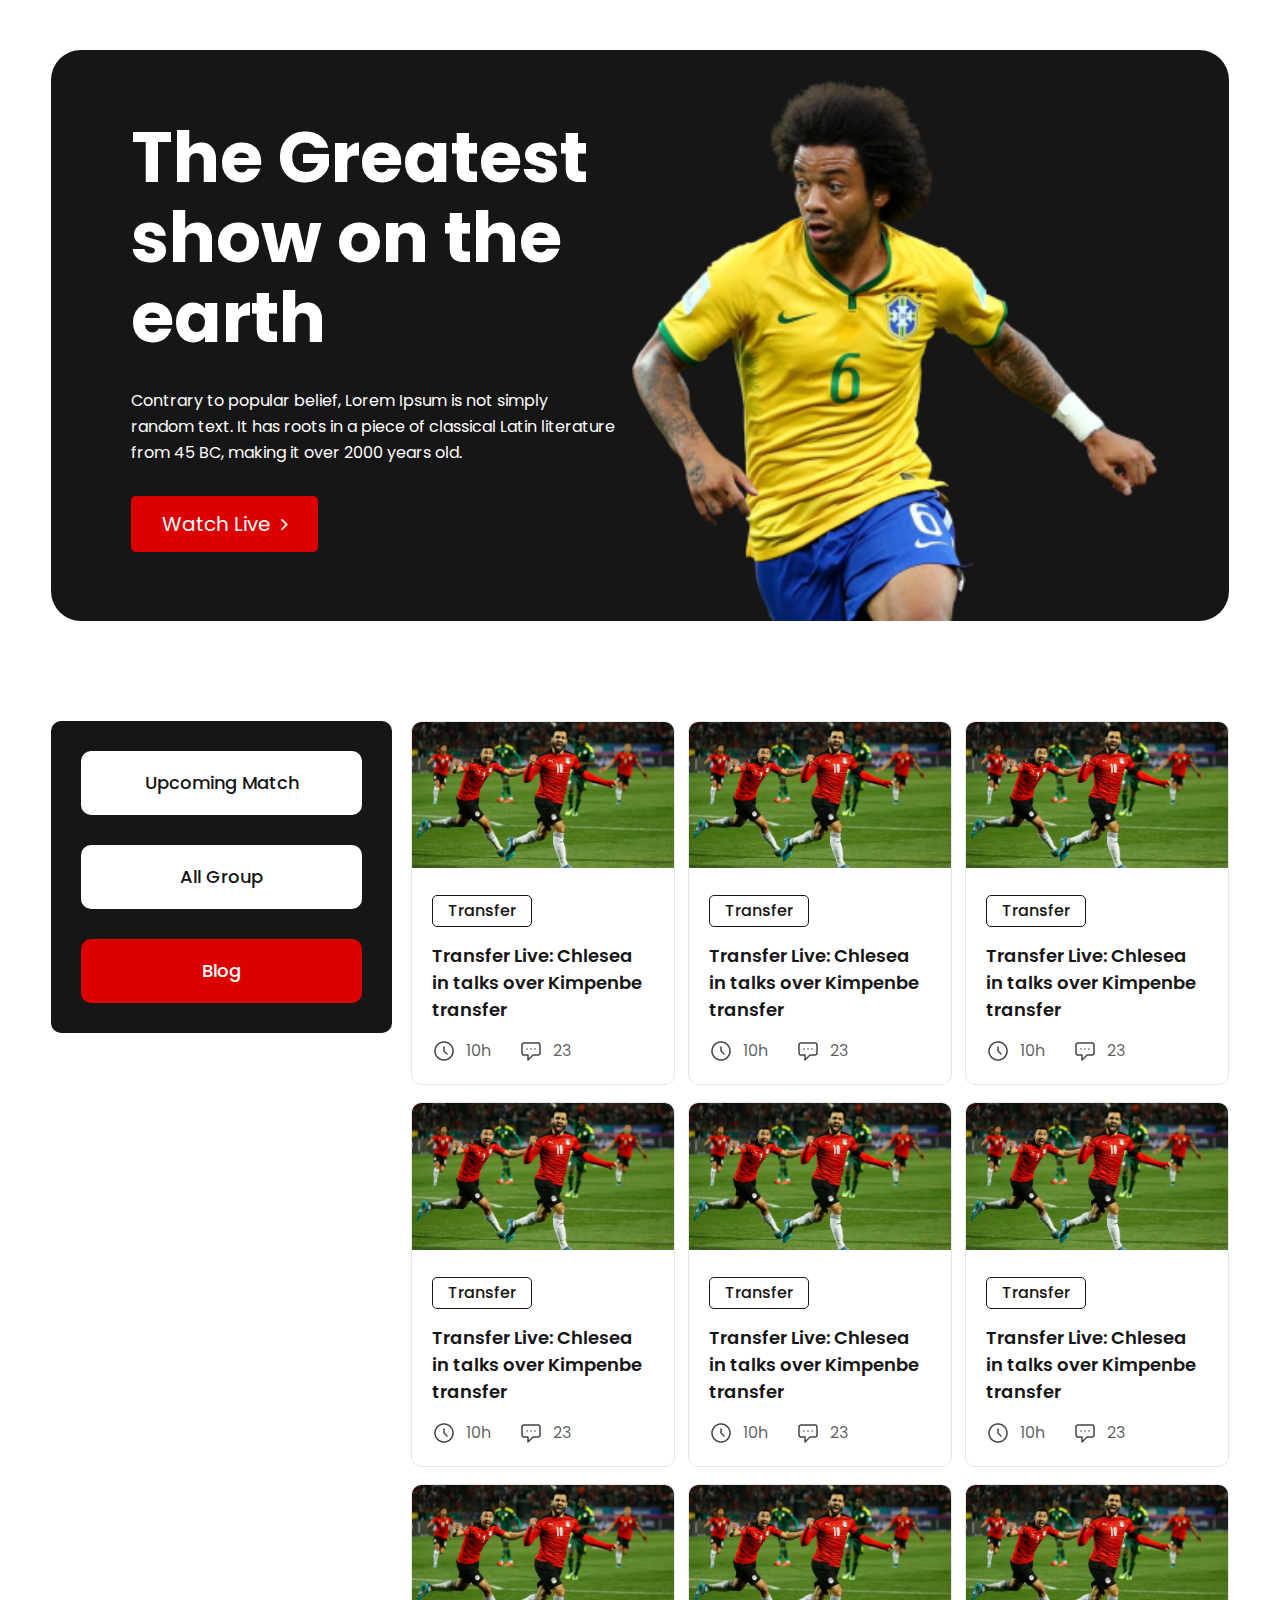
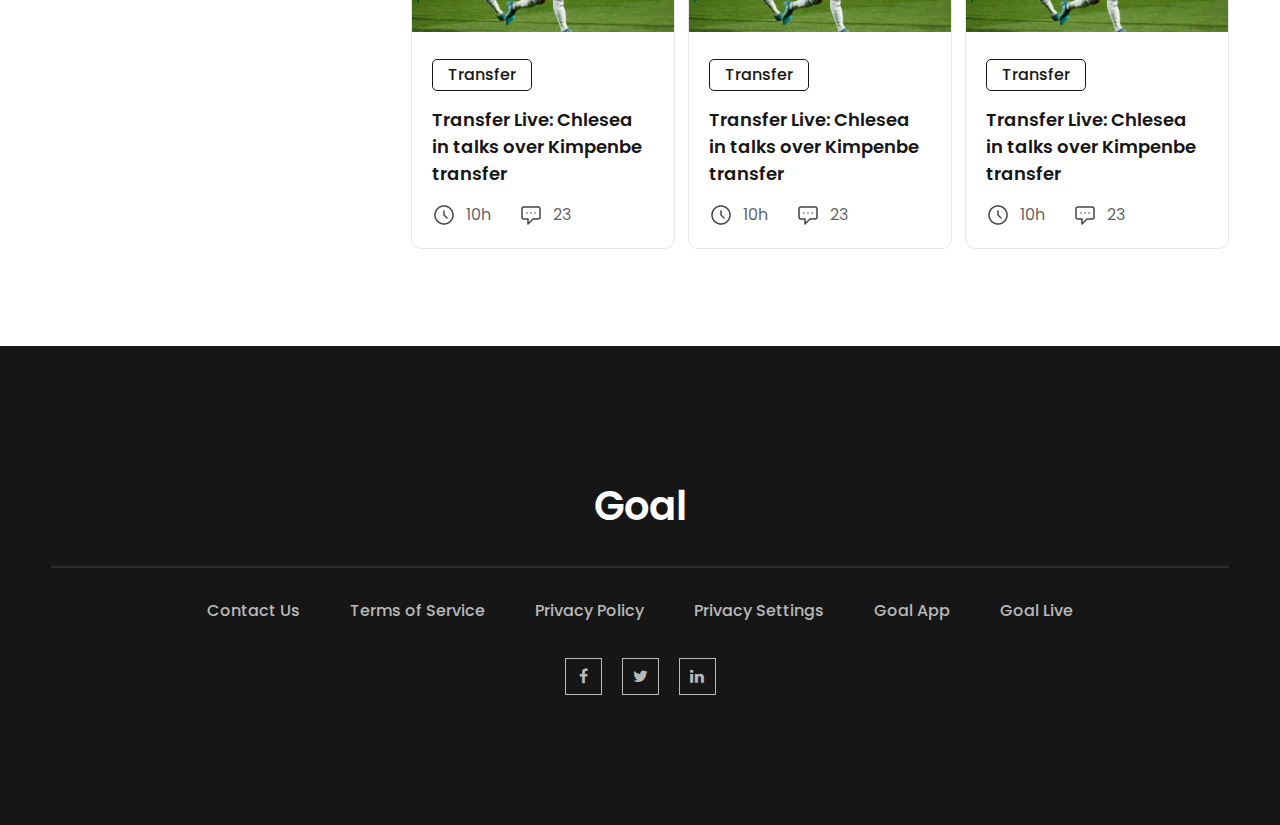
<file: index.html>
<!DOCTYPE html>
<html lang="en">

<head>
    <meta charset="UTF-8">
    <meta http-equiv="X-UA-Compatible" content="IE=edge">
    <meta name="viewport" content="width=device-width, initial-scale=1.0">
    <title>World Cup - 2022</title>
    <!-- font awesome and Google fonts -->
    <link href="https://fonts.googleapis.com/css2?family=Poppins:wght@300;400;500;600;700;800;900&display=swap"
        rel="stylesheet">
    <link rel="stylesheet" href="assets/css/font-awesome.min.css">
    <!-- Style Sheet  -->
    <link rel="stylesheet" href="assets/css/style.css">
    <link rel="stylesheet" href="assets/css/responsive.css">
</head>

<body>

    <!-- Hero Section area  -->
    <div class="hero_section">
        <div class="container">
            <div class="hero_content">
                <div class="hero_left_content">
                    <h1>The Greatest show on the earth</h1>
                    <p>Contrary to popular belief, Lorem Ipsum is not simply <br>
                        random text. It has roots in a piece of classical Latin literature from 45 BC, making it over
                        2000 years old.</p>
                    <a href="#">Watch Live <i class="fa fa-angle-right"></i></a>
                </div>

                <div class="hero_right_img">
                    <img src="assets/images/banner_img.png" alt="Image">
                </div>
            </div>
        </div>
    </div>
    <!-- End Hero section area  -->

    <!-- Blog area design  -->
    <div class="blog_area_design">
        <div class="container">
            <div class="blog_section">
                <div class="blog_menu">
                    <ul>
                        <li><a href="match.html">Upcoming Match</a></li>
                        <li><a href="#">All Group</a></li>
                        <li><a class="active_blog" href="index.html">Blog</a></li>
                    </ul>
                </div>

                <div class="blog_items_area">
                    <!-- single   -->
                    <div class="single_blog">
                        <div class="img">
                            <img src="assets/images/blog.png" alt="blog_img">
                        </div>
                        <div class="middle">
                            <button>Transfer</button>
                            <a href="#">
                                <p>Transfer Live: Chlesea in talks over Kimpenbe transfer</p>
                            </a>

                            <div class="timing">
                                <div class="single_timing">
                                    <img src="assets/images/time.png" alt="">
                                    <span>10h</span>
                                </div>
                                <div class="single_timing">
                                    <img src="assets/images/chat.png" alt="">
                                    <span>23</span>
                                </div>
                            </div>
                        </div>
                    </div>
                    <!-- single   -->
                    <div class="single_blog">
                        <div class="img">
                            <img src="assets/images/blog.png" alt="blog_img">
                        </div>
                        <div class="middle">
                            <button>Transfer</button>
                            <a href="#">
                                <p>Transfer Live: Chlesea in talks over Kimpenbe transfer</p>
                            </a>

                            <div class="timing">
                                <div class="single_timing">
                                    <img src="assets/images/time.png" alt="">
                                    <span>10h</span>
                                </div>
                                <div class="single_timing">
                                    <img src="assets/images/chat.png" alt="">
                                    <span>23</span>
                                </div>
                            </div>
                        </div>
                    </div>
                    <!-- single   -->
                    <div class="single_blog">
                        <div class="img">
                            <img src="assets/images/blog.png" alt="blog_img">
                        </div>
                        <div class="middle">
                            <button>Transfer</button>
                            <a href="#">
                                <p>Transfer Live: Chlesea in talks over Kimpenbe transfer</p>
                            </a>

                            <div class="timing">
                                <div class="single_timing">
                                    <img src="assets/images/time.png" alt="">
                                    <span>10h</span>
                                </div>
                                <div class="single_timing">
                                    <img src="assets/images/chat.png" alt="">
                                    <span>23</span>
                                </div>
                            </div>
                        </div>
                    </div>
                    <!-- single   -->
                    <div class="single_blog">
                        <div class="img">
                            <img src="assets/images/blog.png" alt="blog_img">
                        </div>
                        <div class="middle">
                            <button>Transfer</button>
                            <a href="#">
                                <p>Transfer Live: Chlesea in talks over Kimpenbe transfer</p>
                            </a>

                            <div class="timing">
                                <div class="single_timing">
                                    <img src="assets/images/time.png" alt="">
                                    <span>10h</span>
                                </div>
                                <div class="single_timing">
                                    <img src="assets/images/chat.png" alt="">
                                    <span>23</span>
                                </div>
                            </div>
                        </div>
                    </div>
                    <!-- single   -->
                    <div class="single_blog">
                        <div class="img">
                            <img src="assets/images/blog.png" alt="blog_img">
                        </div>
                        <div class="middle">
                            <button>Transfer</button>
                            <a href="#">
                                <p>Transfer Live: Chlesea in talks over Kimpenbe transfer</p>
                            </a>

                            <div class="timing">
                                <div class="single_timing">
                                    <img src="assets/images/time.png" alt="">
                                    <span>10h</span>
                                </div>
                                <div class="single_timing">
                                    <img src="assets/images/chat.png" alt="">
                                    <span>23</span>
                                </div>
                            </div>
                        </div>
                    </div>
                    <!-- single   -->
                    <div class="single_blog">
                        <div class="img">
                            <img src="assets/images/blog.png" alt="blog_img">
                        </div>
                        <div class="middle">
                            <button>Transfer</button>
                            <a href="#">
                                <p>Transfer Live: Chlesea in talks over Kimpenbe transfer</p>
                            </a>

                            <div class="timing">
                                <div class="single_timing">
                                    <img src="assets/images/time.png" alt="">
                                    <span>10h</span>
                                </div>
                                <div class="single_timing">
                                    <img src="assets/images/chat.png" alt="">
                                    <span>23</span>
                                </div>
                            </div>
                        </div>
                    </div>
                    <!-- single   -->
                    <div class="single_blog">
                        <div class="img">
                            <img src="assets/images/blog.png" alt="blog_img">
                        </div>
                        <div class="middle">
                            <button>Transfer</button>
                            <a href="#">
                                <p>Transfer Live: Chlesea in talks over Kimpenbe transfer</p>
                            </a>

                            <div class="timing">
                                <div class="single_timing">
                                    <img src="assets/images/time.png" alt="">
                                    <span>10h</span>
                                </div>
                                <div class="single_timing">
                                    <img src="assets/images/chat.png" alt="">
                                    <span>23</span>
                                </div>
                            </div>
                        </div>
                    </div>
                    <!-- single   -->
                    <div class="single_blog">
                        <div class="img">
                            <img src="assets/images/blog.png" alt="blog_img">
                        </div>
                        <div class="middle">
                            <button>Transfer</button>
                            <a href="#">
                                <p>Transfer Live: Chlesea in talks over Kimpenbe transfer</p>
                            </a>

                            <div class="timing">
                                <div class="single_timing">
                                    <img src="assets/images/time.png" alt="">
                                    <span>10h</span>
                                </div>
                                <div class="single_timing">
                                    <img src="assets/images/chat.png" alt="">
                                    <span>23</span>
                                </div>
                            </div>
                        </div>
                    </div>
                    <!-- single   -->
                    <div class="single_blog">
                        <div class="img">
                            <img src="assets/images/blog.png" alt="blog_img">
                        </div>
                        <div class="middle">
                            <button>Transfer</button>
                            <a href="#">
                                <p>Transfer Live: Chlesea in talks over Kimpenbe transfer</p>
                            </a>

                            <div class="timing">
                                <div class="single_timing">
                                    <img src="assets/images/time.png" alt="">
                                    <span>10h</span>
                                </div>
                                <div class="single_timing">
                                    <img src="assets/images/chat.png" alt="">
                                    <span>23</span>
                                </div>
                            </div>
                        </div>
                    </div>

                </div>

                <div class="view_btn">
                    <a href="#">View All</a>
                </div>
            </div>
        </div>
    </div>
    <!-- End Blog area design  -->

    <!-- footer area design  -->
    <div class="footer_area_design">
        <div class="container">
            <div class="footer_content">
                <h2>Goal</h2>
                <div class="border"></div>
                <div class="footer_menu">
                    <ul>
                        <li><a href="#">Contact Us</a></li>
                        <li><a href="#">Terms of Service</a></li>
                        <li><a href="#">Privacy Policy</a></li>
                        <li><a href="#">Privacy Settings</a></li>
                        <li><a href="#">Goal App</a></li>
                        <li><a href="#">Goal Live</a></li>                                                               
                    </ul>
                </div>

                <div class="social">
                    <ul>
                        <li><a href="https://www.facebook.com/" target="_blank"><i class="fa fa-facebook"></i></a></li>
                        <li><a href="https://twitter.com/?lang=en" target="_blank"><i class="fa fa-twitter"></i></a></li>
                        <li><a href="https://www.linkedin.com/" target="_blank"><i class="fa fa-linkedin"></i></a></li>
                    </ul>
                </div>
            </div>
        </div>
    </div>
    <!-- End Footer area design  -->

</body>

</html>
</file>
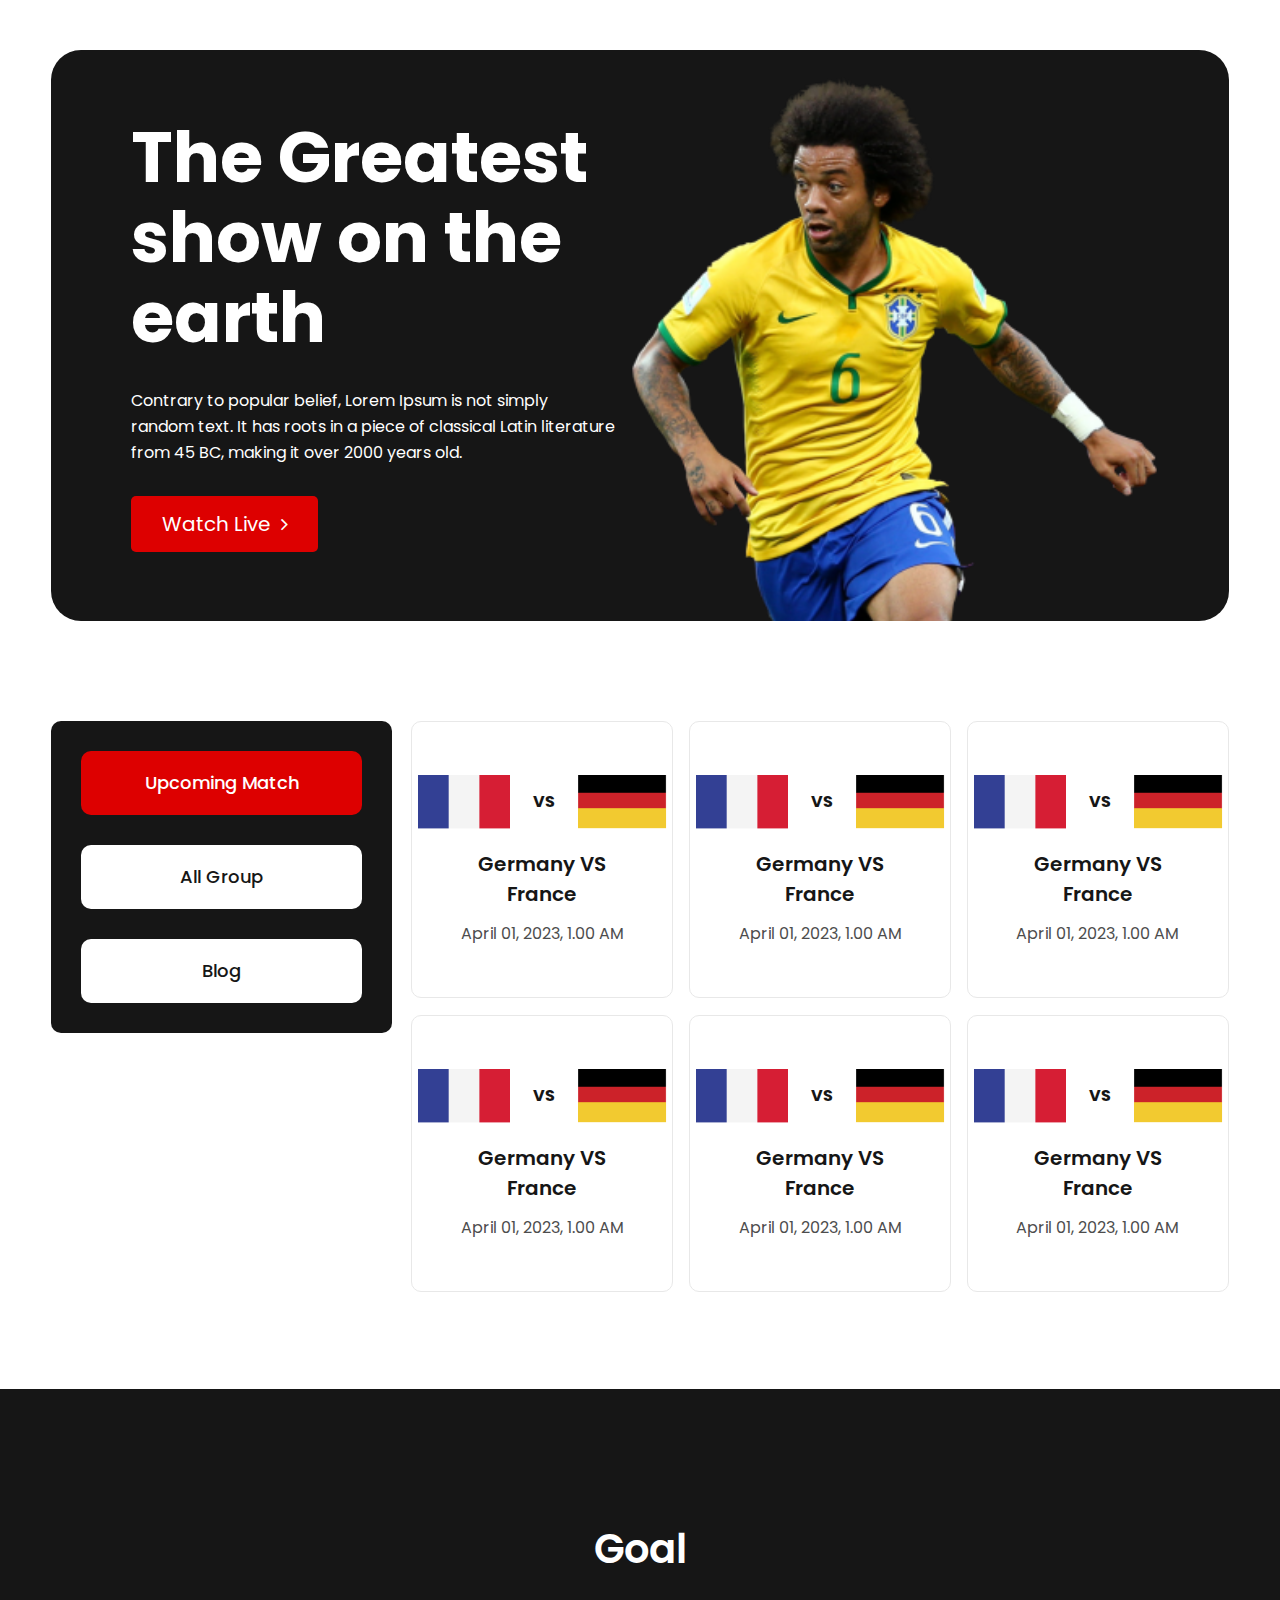
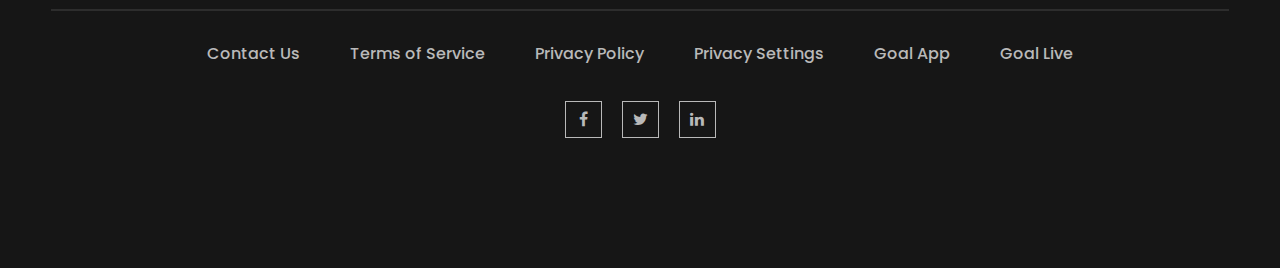
<file: match.html>
<!DOCTYPE html>
<html lang="en">

<head>
    <meta charset="UTF-8">
    <meta http-equiv="X-UA-Compatible" content="IE=edge">
    <meta name="viewport" content="width=device-width, initial-scale=1.0">
    <title>World Cup - 2022</title>
    <!-- font awesome and Google fonts -->
    <link href="https://fonts.googleapis.com/css2?family=Poppins:wght@300;400;500;600;700;800;900&display=swap"
        rel="stylesheet">
    <link rel="stylesheet" href="assets/css/font-awesome.min.css">
    <!-- Style Sheet  -->
    <link rel="stylesheet" href="assets/css/style.css">
    <link rel="stylesheet" href="assets/css/responsive.css">
</head>

<body>

    <!-- Hero Section area  -->
    <div class="hero_section">
        <div class="container">
            <div class="hero_content">
                <div class="hero_left_content">
                    <h1>The Greatest show on the earth</h1>
                    <p>Contrary to popular belief, Lorem Ipsum is not simply <br>
                        random text. It has roots in a piece of classical Latin literature from 45 BC, making it over
                        2000 years old.</p>
                    <a href="#">Watch Live <i class="fa fa-angle-right"></i></a>
                </div>

                <div class="hero_right_img">
                    <img src="assets/images/banner_img.png" alt="Image">
                </div>
            </div>
        </div>
    </div>
    <!-- End Hero section area  -->

    <!-- Blog area design  -->
    <div class="blog_area_design">
        <div class="container">
            <div class="blog_section">
                <div class="blog_menu">
                    <ul>
                        <li><a class="active_blog" href="match.html">Upcoming Match</a></li>
                        <li><a href="#">All Group</a></li>
                        <li><a href="index.html">Blog</a></li>
                    </ul>
                </div>

                <div class="blog_items_area">
                    <!-- single   -->
                    <div class="single_blog single_2">
                        <div class="teams">
                            <img src="assets/images/flag.png" alt="">
                            <span>VS</span>
                            <img src="assets/images/germany.png" alt="">
                        </div>
                        <h3>Germany VS France </h3>
                        <p>April 01, 2023, 1.00 AM</p>
                    </div>
                    <!-- single   -->
                    <div class="single_blog single_2">
                        <div class="teams">
                            <img src="assets/images/flag.png" alt="">
                            <span>VS</span>
                            <img src="assets/images/germany.png" alt="">
                        </div>
                        <h3>Germany VS France </h3>
                        <p>April 01, 2023, 1.00 AM</p>
                    </div>
                    <!-- single   -->
                    <div class="single_blog single_2">
                        <div class="teams">
                            <img src="assets/images/flag.png" alt="">
                            <span>VS</span>
                            <img src="assets/images/germany.png" alt="">
                        </div>
                        <h3>Germany VS France </h3>
                        <p>April 01, 2023, 1.00 AM</p>
                    </div>
                    <!-- single   -->
                    <div class="single_blog single_2">
                        <div class="teams">
                            <img src="assets/images/flag.png" alt="">
                            <span>VS</span>
                            <img src="assets/images/germany.png" alt="">
                        </div>
                        <h3>Germany VS France </h3>
                        <p>April 01, 2023, 1.00 AM</p>
                    </div>
                    <!-- single   -->
                    <div class="single_blog single_2">
                        <div class="teams">
                            <img src="assets/images/flag.png" alt="">
                            <span>VS</span>
                            <img src="assets/images/germany.png" alt="">
                        </div>
                        <h3>Germany VS France </h3>
                        <p>April 01, 2023, 1.00 AM</p>
                    </div>
                    <!-- single   -->
                    <div class="single_blog single_2">
                        <div class="teams">
                            <img src="assets/images/flag.png" alt="">
                            <span>VS</span>
                            <img src="assets/images/germany.png" alt="">
                        </div>
                        <h3>Germany VS France </h3>
                        <p>April 01, 2023, 1.00 AM</p>
                    </div>


                </div>

                <div class="view_btn">
                    <a href="#">View All</a>
                </div>
            </div>
        </div>
    </div>
    <!-- End Blog area design  -->

    <!-- footer area design  -->
    <div class="footer_area_design">
        <div class="container">
            <div class="footer_content">
                <h2>Goal</h2>
                <div class="border"></div>
                <div class="footer_menu">
                    <ul>
                        <li><a href="#">Contact Us</a></li>
                        <li><a href="#">Terms of Service</a></li>
                        <li><a href="#">Privacy Policy</a></li>
                        <li><a href="#">Privacy Settings</a></li>
                        <li><a href="#">Goal App</a></li>
                        <li><a href="#">Goal Live</a></li>                                                               
                    </ul>
                </div>

                <div class="social">
                    <ul>
                        <li><a href="https://www.facebook.com/" target="_blank"><i class="fa fa-facebook"></i></a></li>
                        <li><a href="https://twitter.com/?lang=en" target="_blank"><i class="fa fa-twitter"></i></a></li>
                        <li><a href="https://www.linkedin.com/" target="_blank"><i class="fa fa-linkedin"></i></a></li>
                    </ul>
                </div>
            </div>
        </div>
    </div>
    <!-- End Footer area design  -->

</body>

</html>
</file>
<file: assets/css/style.css>
body{
    margin: 0;
    padding: 0;
    font-family: 'Poppins', sans-serif;
}
p,h1,h2,h3,h4,h5,h6,span{
    margin: 0;
    padding: 0;
}
li{
    list-style: none;
}
a{
    text-decoration: none;
}
.container{
    max-width: 1320px;
    width: 92%;
    margin: 0 auto;
}
/* hero section css  */
.hero_section{
    padding: 50px 0;
    overflow: hidden;
    transition: 0.5s;
}
.hero_content{
    padding: 0 80px;
    background: #161616;
    border-radius: 30px;
    display: flex;
    justify-content:space-between;
    align-items: center;
    overflow: hidden;
}
.hero_left_content{
    flex: 0 0 49%;
    max-width: 49%;
}
.hero_left_content h1{
    font-family: 'Poppins';
    font-style: normal;
    font-weight: 700;
    font-size: 70px;
    line-height: 80px;
    color: #FFFFFF;
}
.hero_left_content p{
    font-family: 'Poppins';
    font-style: normal;
    font-weight: 400;
    font-size: 16px;
    line-height: 26px;
    color: #FFFFFF;
    margin: 30px 0;
    max-width: 506px;
    width: 100%;
   
}
.hero_left_content a{
    width: 187px;
    height: 56px;
    background: #DD0000;
    border-radius: 5px;
    display: flex;
    justify-content: center;
    align-items: center;
    font-style: normal;
    font-weight: 400;
    font-size: 20px;
    line-height: 23px;
    color: #FFFFFF;
    position: relative;
    z-index: 1;
    overflow: hidden;
}
.hero_left_content a i{
    margin-left: 10px;
}
.hero_left_content a::before {
	position: absolute;
	content: "";
	width: 100%;
	height: 100%;
	background: rgba(72, 8, 8, 0.5);
	left: -100%;
	top: 0;
	z-index: -1;
	transition: 0.5s;
	-webkit-transition: 0.5s;
	-moz-transition: 0.5s;
	-ms-transition: 0.5s;
	-o-transition: 0.5s;
}
.hero_section:hover .hero_right_img img {
    transform: scale(1.030);
    -webkit-transform: scale(1.030);
    -moz-transform: scale(1.030);
    -ms-transform: scale(1.030);
    -o-transform: scale(1.030);
}
.hero_left_content a:hover::before {
    left: 0;
}
.hero_right_img{
    flex: 0 0 50%;
    max-width: 50%;
    display: flex;
    align-items: flex-end;
    padding-top: 35px;
}
.hero_right_img img{
    width: 100%;
    transition: 0.8s;
}
/* End hero section css  */

/* Blog area design  */
.blog_area_design {
	padding: 50px 0;
	overflow: hidden;
	padding-bottom: 80px;
}
.blog_section{
    width: 100%;
}
.blog_menu{
    width: 281px;
    background: #161616;
    border-radius: 10px;
    padding: 30px;
    position: absolute;
}
.blog_menu ul{
    margin: 0;
    padding: 0;
}
.blog_menu ul li{
}
.blog_menu ul li a{
    background: #FFFFFF;
    border-radius: 10px;
    font-family: 'Poppins';
    font-style: normal;
    font-weight: 500;
    font-size: 18px;
    line-height: 30px;
    color: #161616;
    padding: 17px;
    display: block;
    margin-bottom: 30px;
    text-align: center;
}
.blog_menu ul li:last-child a{
    margin-bottom: 0;
}
.blog_menu ul li:hover a{

}
.active_blog{
    background: #DD0000 !important;
    color: #FFF !important;
}
.blog_items_area {
	margin-left: 360px;
	float: left;
	display: flex;
	flex-wrap: wrap;
    justify-content: space-between;
}
.single_blog {
	flex: 0 0 32%;
	max-width: 32%;
    border: 1px solid #E8E8E8;
    border-radius: 10px;
    overflow: hidden;
    margin-bottom: 17px;
}
.img img{
    width: 100%;
}
.middle{
    padding: 20px;
}
.single_blog button{
    width: 100px;
    height: 32px;
    border: 1px solid #161616;
    border-radius: 5px;
    display: flex;
    justify-content: center;
    align-items: center;
    font-family: 'Poppins';
    font-style: normal;
    font-weight: 500;
    font-size: 16px;
    line-height: 24px;
    color: #161616;
    background: transparent;
    cursor: pointer;
}
.single_blog p{
    font-family: 'Poppins';
    font-style: normal;
    font-weight: 600;
    font-size: 18px;
    line-height: 27px;
    color: #161616;
    padding: 15px 0;

}
.timing{
    display: flex;
}
.single_timing{
    display: flex;
    align-items: center;
    margin-right: 28px;
}
.single_timing:last-child{
    margin-right: 0;
}
.single_timing img{
    width: 24px;
    margin-right: 10px;
}
.single_timing span{
    font-family: 'Poppins';
    font-style: normal;
    font-weight: 400;
    font-size: 16px;
    line-height: 26px;
    color: rgba(22, 22, 22, 0.7);

}
/* End Blog area design  */

/* Footer css  */
.footer_area_design{  
    background: #161616;
    padding: 130px 0;
    text-align: center;
}
.footer_content{
}
.footer_content h2{
    font-family: 'Poppins';
    font-style: normal;
    font-weight: 600;
    font-size: 40px;
    line-height: 60px;
    text-align: center;
    color: #FFFFFF;
}
.border {
	height: 2px;
	background: rgb(255, 255, 255,0.1);
	overflow: hidden;
	width: 100%;
	margin: 30px 0;
}
.footer_menu{
}
.footer_menu ul {
    margin: 0;
    padding: 0;
    display: flex;
    flex-wrap: wrap;
    justify-content: center;
}
.footer_menu ul li{
}
.footer_menu ul li a{
    font-family: 'Poppins';
    font-style: normal;
    font-weight: 500;
    font-size: 16px;
    line-height: 24px;
    color: #B9B9B9;
    padding: 0 25px;
    transition: 0.2s;
}
.footer_menu ul li:hover a{
    color: #FFF;
}
.social{
    margin-top: 35px;
}
.social ul{
    margin: 0;
    padding: 0;
    display: flex;
    justify-content: center;
}
.social ul li{
   margin: 0 10px;
}
.social ul li a {
	width: 35px;
	height: 35px;
	display: flex;
	justify-content: center;
	align-items: center;
	color: #B9B9B9;
	border: 1px solid #B9B9B9;
    transition: 0.2s;
}
.social ul li:hover a{
    color: #FFF;
}
.view_btn{
    margin-top: 30px;
    display: none;
}
.view_btn a{
    width: 131px;
    height: 47px;
    background: #DD0000;
    border-radius: 5px;
    display: flex;
    justify-content: center;
    align-items: center;
    font-style: normal;
    font-weight: 400;
    font-size: 20px;
    line-height: 23px;
    text-align: center;
    color: #FFFFFF;
    margin: 0 auto;
    transition: 0.3s;
}
.view_btn a:hover{
    opacity: 0.8;
}
/* End Footer css  */

/* Match page css  */
.match_items{
}
.single_2{
    padding: 53px 30px;
    box-sizing: border-box;
}
.teams {
	display: flex;
	align-items: center;
	justify-content: center;
}
.teams img {
	height: 54px;
}
.teams span{
    font-family: 'Poppins';
    font-style: normal;
    font-weight: 700;
    font-size: 16px;
    line-height: 24px;
    text-align: center;
    color: #161616;
    padding: 0 23px;
}
.match_items h3{
    text-align: center;
}
.match_items p{
    text-align: center;
}
.single_blog h3{
    text-align: center;
    font-family: 'Poppins';
    font-style: normal;
    font-weight: 600;
    font-size: 20px;
    line-height: 30px;
    text-align: center;
    color: #161616;
    margin-top: 20px;

}
.single_2 p {
	font-family: 'Poppins';
	font-style: normal;
	font-weight: 400;
	font-size: 16px;
	line-height: 20px;
	text-align: center;
	color: #4D4D4D;
	padding-bottom: 0 !important;
}
.single_2 {
	padding: 53px 30px;
}
/* End Match page css */
</file>
<file: assets/css/responsive.css>
@media all and (max-width:1199px){
    .single_blog {
        flex: 0 0 48%;
        max-width: 48%;
        border: 1px solid #E8E8E8;
        border-radius: 10px;
        overflow: hidden;
        margin-bottom: 24px;
    }
   
}
@media all and (max-width:991px){
    .hero_left_content h1 {
        font-size: 35px;
        line-height: 43px;
    }
    .hero_left_content p {
        font-size: 14px;
        line-height:normal;
        margin: 20px 0;
    }
    .hero_left_content p br{
        display: none;
    }
    .hero_left_content a {
        width: 161px;
        height: 46px;
    }
    .hero_content {
        padding: 46px 10px 0 36px;
    }
    .hero_left_content {
        flex: 0 0 42%;
        max-width: 42%;
        margin-bottom: 59px;
    }
    .hero_right_img {
        flex: 0 0 56%;
        max-width: 56%;
        display: flex;
        align-items: flex-end;
        padding-top: 35px;
    }
    .blog_menu {
        width: 100%;
        background: transparent;
        border-radius: 10px;
        padding: 0;
        position: relative;
    }
    .blog_menu ul {
        margin: 0;
        padding: 0;
        display: flex;
        justify-content: space-between;
    }
    .blog_menu ul li {
        flex: 0 0 32%;
        max-width: 32%;
        border: 1px solid #E8E8E8;
        border-radius: 10px;
    }
    .blog_menu ul li a {
        font-size: 17px;
        padding: 13px;
        margin-bottom: 0;
    }
    .blog_area_design {
        padding: 20px 0;
        overflow: hidden;
        padding-bottom: 60px;
    }
    .blog_items_area {
        margin-left: 0;
        margin-top: 23px;
    }
    .single_blog {
        flex: 0 0 48.5%;
        max-width: 48.5%;
    }
    .footer_area_design {
        background: #161616;
        padding: 67px 0;
        text-align: center;
    }
    .footer_menu ul li a {
        padding-bottom: 14px;
        display: inline-block;
    }
    .view_btn{
        display: block;
    }
    .blog_items_area {
        margin-left: 0;
        margin-top: 23px;
        margin-bottom: 22px;
    }
}

@media all and (max-width:767px){
    .hero_content {
        padding: 42px;
        text-align: center;
        display: block;
        padding-bottom: 0;
    }
    .hero_left_content {
        max-width: 100%;
        margin-bottom: 20px;
    }
    .hero_left_content h1 {
        font-size: 27px;
        line-height: 33px;
    }
    .hero_left_content a {
        width: 161px;
        height: 46px;
        font-size: 18px;
        margin:0 auto;
    }
    .hero_right_img {
        flex: 0 0 56%;
        max-width: 100%;
        display: flex;
        align-items: flex-end;
        padding-top: 35px;
        justify-content: center;
    }
    .blog_menu ul li a {
        font-size: 15px;
        padding: 7px;
        margin-bottom: 0;
    }
    .blog_area_design {
        padding: 0 0;
        overflow: hidden;
        padding-bottom: 39px;
    }
    .single_blog p {
        font-size: 16px;
        line-height: 23px;
    }
    .middle {
        padding: 14px;
    }
    .footer_content h2 {
        font-size: 32px;
        line-height: 48px;
        text-align: center;
        color: #FFFFFF;
    }
    .footer_menu ul li a {
        font-size: 14px;
        line-height: 35px;
        color: #B9B9B9;
        padding: 0 25px;
        transition: 0.2s;
    }
    .footer_area_design {
        background: #161616;
        padding: 44px 0;
        text-align: center;
    }
    .single_2 {
        padding: 42px 17px;
    }
}


@media all and (max-width:575px){
    .blog_menu ul {
        display: block;
    }
    .blog_menu ul li {
        flex: 0 0 32%;
        max-width: 100%;
        border: none;
        border-radius: 10px;
        text-align: center;
        margin-bottom: 14px;
    }
    .blog_menu ul li a {
        font-size: 14px;
        padding: 6px 30px;
        margin-bottom: 0;
        display: inline-block;
        border: 1px solid #E8E8E8;
        border-radius: 10px;
    }
    .single_blog {
        flex: 0 0 100%;
        max-width: 100%;
    }
    .footer_area_design {
        padding: 28px 0;
        text-align: center;
    }
    .footer_content h2 {
        font-size: 22px;
        line-height: 33px;
        text-align: center;
        color: #FFFFFF;
    }
    .border {
        height: 2px;
        background: rgb(255, 255, 255,0.1);
        overflow: hidden;
        width: 100%;
        margin: 21px 0;
    }
    .footer_menu ul {
        display: block;
    }
    .hero_left_content h1 {
        font-size: 22px;
        line-height: 33px;
    }
    .hero_left_content a {
        width: 161px;
        height: 41px;
        font-size: 15px;
        margin: 0 auto;
    }
    .hero_section {
        padding: 30px 0;
        overflow: hidden;
    }
    .view_btn a {
        font-size: 16px;
    }
    .single_blog h3 {
        font-size: 17px;
    }
    .single_2 p {
        padding-bottom: 0 !important;
        padding-top: 6px;
    }
    .teams img {
        height: 46px;
    }
}
</file>
